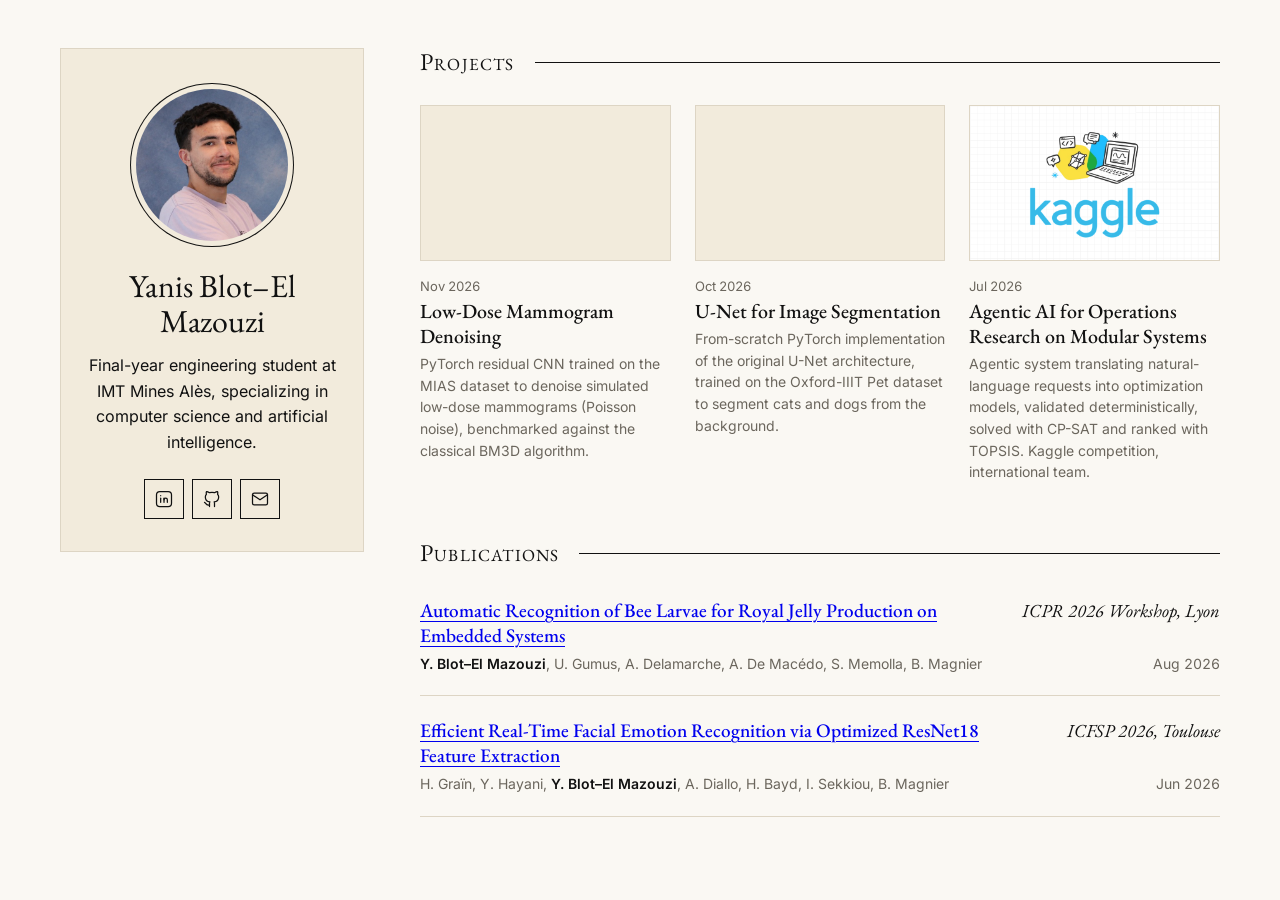
<file: index.html>
<!doctype html>
<html lang="en">
<head>
  <meta charset="utf-8">
  <meta name="viewport" content="width=device-width, initial-scale=1">
  <meta name="color-scheme" content="light">
  <title>Yanis Blot–El Mazouzi</title>
  <meta name="description" content="Yanis Blot–El Mazouzi, engineering student at IMT Mines Alès specializing in data science and AI: projects and publications.">
  <meta property="og:type" content="profile">
  <meta property="og:title" content="Yanis Blot–El Mazouzi">
  <meta property="og:description" content="Projects and publications in data science and AI.">
  <link rel="icon" href="assets/favicon.svg" type="image/svg+xml">
  <link rel="stylesheet" href="assets/fonts/fonts.css">
  <link rel="stylesheet" href="style.css">
  <script src="content.js" defer></script>
  <script src="main.js" defer></script>
</head>
<body>
  <!-- Text, links, projects and publications come from content.js. -->

  <!-- Wide screens: card on the left, content on the right. Narrow screens: header band on top. -->
  <div class="layout">
  <header class="masthead">
    <img class="masthead__photo" id="photo" alt="" width="152" height="152">
    <h1 class="masthead__name" data-name></h1>
    <p class="masthead__intro" id="intro"></p>
    <!-- Links from content.js are inserted before the email button. Icons are added by main.js. -->
    <ul class="contacts" id="contacts">
      <li>
        <button class="button button--icon" id="email-toggle" type="button" aria-label="Email" title="Email" aria-expanded="false" aria-controls="email-panel"></button>
      </li>
    </ul>
    <p class="email-panel" id="email-panel" hidden>
      <a class="email-panel__address" id="email-address" href=""></a>
      <button class="text-button" id="email-copy" type="button" data-done="Copied">Copy</button>
    </p>
  </header>

  <main class="page container">
    <section class="section" aria-labelledby="projects-title">
      <h2 class="section__title" id="projects-title">Projects</h2>
      <!-- data-limit sets how many projects the home page shows. -->
      <ul class="projects" id="projects" data-limit="6"></ul>
      <p class="section__more" id="projects-more" hidden>
        <a href="projects.html">All projects (<span id="projects-count"></span>) →</a>
      </p>
    </section>

    <section class="section" aria-labelledby="publications-title">
      <h2 class="section__title" id="publications-title">Publications</h2>
      <ol class="publications" id="publications"></ol>
    </section>
  </main>
  </div>
</body>
</html>
</file>
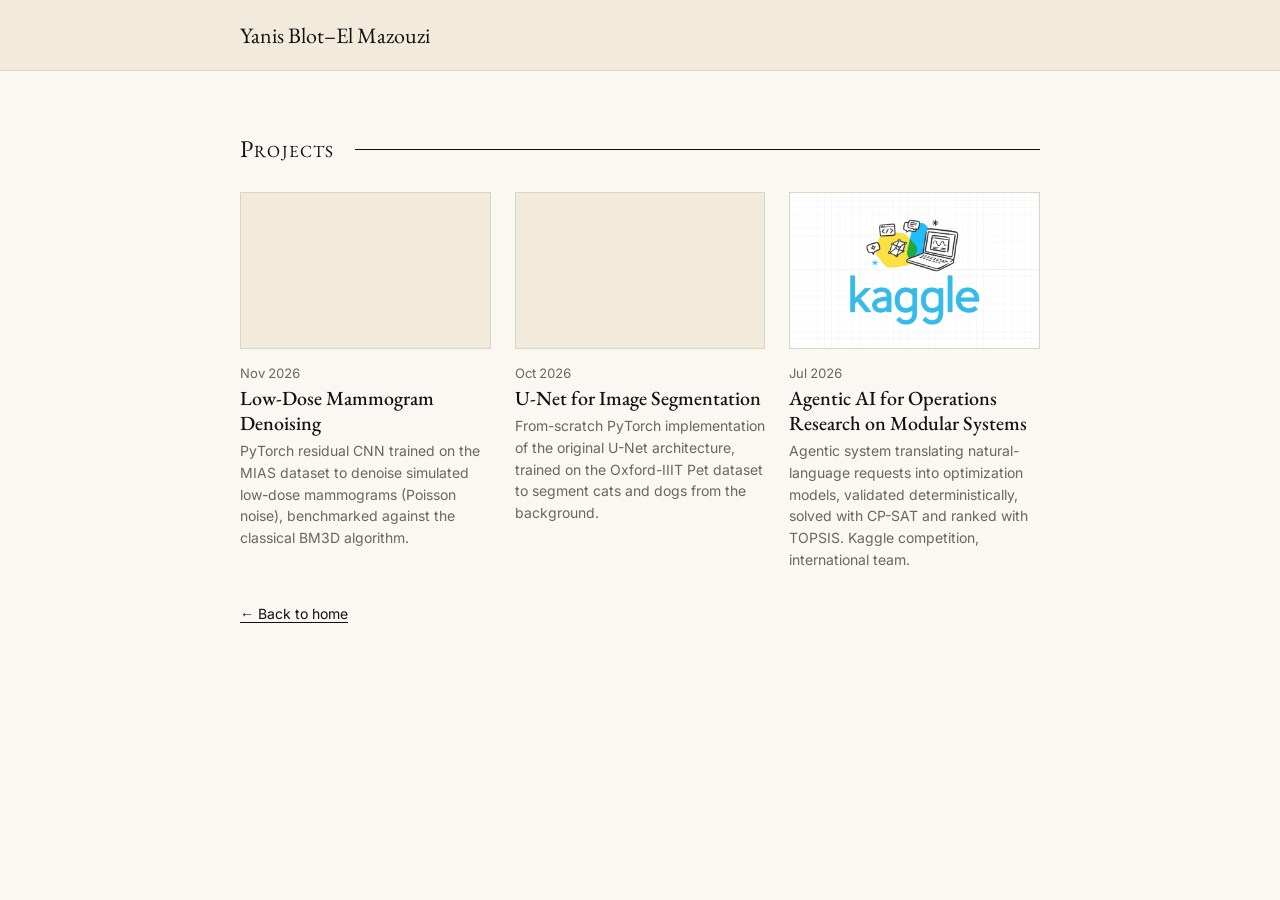
<file: projects.html>
<!doctype html>
<html lang="en">
<head>
  <meta charset="utf-8">
  <meta name="viewport" content="width=device-width, initial-scale=1">
  <meta name="color-scheme" content="light">
  <title>Projects · Yanis Blot–El Mazouzi</title>
  <meta name="description" content="All projects by Yanis Blot–El Mazouzi, engineering student in data science and AI.">
  <link rel="icon" href="assets/favicon.svg" type="image/svg+xml">
  <link rel="stylesheet" href="assets/fonts/fonts.css">
  <link rel="stylesheet" href="style.css">
  <script src="content.js" defer></script>
  <script src="main.js" defer></script>
</head>
<body>
  <!-- Content comes from content.js. -->

  <header class="topbar">
    <div class="container">
      <a class="topbar__name" href="index.html" data-name></a>
    </div>
  </header>

  <main class="page container">
    <section class="section" aria-labelledby="projects-title">
      <h1 class="section__title" id="projects-title">Projects</h1>
      <ul class="projects" id="projects"></ul>
      <p class="back-link">
        <a href="index.html">← Back to home</a>
      </p>
    </section>
  </main>
</body>
</html>
</file>
<file: assets/fonts/fonts.css>
/*
 * Self-hosted variable fonts, no request to Google Fonts.
 * EB Garamond for headings, Inter for body text.
 * The latin subset covers English and French. The latin-ext files only load
 * when a page needs other characters, such as some author names.
 */

@font-face {
  font-family: "EB Garamond";
  font-style: normal;
  font-weight: 400 800;
  font-display: swap;
  src: url("eb-garamond-latin-wght-normal.woff2") format("woff2");
  unicode-range: U+0000-00FF, U+0131, U+0152-0153, U+02BB-02BC, U+02C6, U+02DA, U+02DC, U+0304, U+0308, U+0329, U+2000-206F, U+20AC, U+2122, U+2191, U+2193, U+2212, U+2215, U+FEFF, U+FFFD;
}

@font-face {
  font-family: "EB Garamond";
  font-style: normal;
  font-weight: 400 800;
  font-display: swap;
  src: url("eb-garamond-latin-ext-wght-normal.woff2") format("woff2");
  unicode-range: U+0100-02BA, U+02BD-02C5, U+02C7-02CC, U+02CE-02D7, U+02DD-02FF, U+0304, U+0308, U+0329, U+1D00-1DBF, U+1E00-1E9F, U+1EF2-1EFF, U+2020, U+20A0-20AB, U+20AD-20C0, U+2113, U+2C60-2C7F, U+A720-A7FF;
}

@font-face {
  font-family: "EB Garamond";
  font-style: italic;
  font-weight: 400 800;
  font-display: swap;
  src: url("eb-garamond-latin-wght-italic.woff2") format("woff2");
  unicode-range: U+0000-00FF, U+0131, U+0152-0153, U+02BB-02BC, U+02C6, U+02DA, U+02DC, U+0304, U+0308, U+0329, U+2000-206F, U+20AC, U+2122, U+2191, U+2193, U+2212, U+2215, U+FEFF, U+FFFD;
}

@font-face {
  font-family: "EB Garamond";
  font-style: italic;
  font-weight: 400 800;
  font-display: swap;
  src: url("eb-garamond-latin-ext-wght-italic.woff2") format("woff2");
  unicode-range: U+0100-02BA, U+02BD-02C5, U+02C7-02CC, U+02CE-02D7, U+02DD-02FF, U+0304, U+0308, U+0329, U+1D00-1DBF, U+1E00-1E9F, U+1EF2-1EFF, U+2020, U+20A0-20AB, U+20AD-20C0, U+2113, U+2C60-2C7F, U+A720-A7FF;
}

@font-face {
  font-family: "Inter";
  font-style: normal;
  font-weight: 100 900;
  font-display: swap;
  src: url("inter-latin-wght-normal.woff2") format("woff2");
  unicode-range: U+0000-00FF, U+0131, U+0152-0153, U+02BB-02BC, U+02C6, U+02DA, U+02DC, U+0304, U+0308, U+0329, U+2000-206F, U+20AC, U+2122, U+2191, U+2193, U+2212, U+2215, U+FEFF, U+FFFD;
}

@font-face {
  font-family: "Inter";
  font-style: normal;
  font-weight: 100 900;
  font-display: swap;
  src: url("inter-latin-ext-wght-normal.woff2") format("woff2");
  unicode-range: U+0100-02BA, U+02BD-02C5, U+02C7-02CC, U+02CE-02D7, U+02DD-02FF, U+0304, U+0308, U+0329, U+1D00-1DBF, U+1E00-1E9F, U+1EF2-1EFF, U+2020, U+20A0-20AB, U+20AD-20C0, U+2113, U+2C60-2C7F, U+A720-A7FF;
}
</file>
<file: style.css>
/* ==========================================================================
   Colors, fonts and column width
   ========================================================================== */

:root {
  --paper: #faf8f3;     /* off-white page background */
  --cream: #f2ebdc;     /* light cream for the header band and thumbnails */
  --ink: #111111;       /* black text */
  --gray: #6b665d;      /* secondary text */
  --gray-dark: #4a4640; /* dark gray for hover states */
  --rule: #ddd5c4;      /* rules and borders */
  --link: #0000ee;      /* classic link blue for publication titles */

  --serif: "EB Garamond", Garamond, Georgia, serif;
  --sans: "Inter", "Helvetica Neue", Arial, sans-serif;

  --width: 50rem;   /* column width */
  --sidebar: 19rem; /* profile card width on wide screens */
  --gutter: 1.5rem; /* side margins */
}

/* ==========================================================================
   Base
   ========================================================================== */

*,
*::before,
*::after {
  box-sizing: border-box;
}

html {
  -webkit-text-size-adjust: 100%;
  text-size-adjust: 100%;
}

body {
  margin: 0;
  background: var(--paper);
  color: var(--ink);
  font: 400 1rem/1.6 var(--sans);
  -webkit-font-smoothing: antialiased;
  -moz-osx-font-smoothing: grayscale;
}

img,
video {
  display: block;
  max-width: 100%;
}

[hidden] {
  display: none !important;
}

a {
  color: inherit;
  text-decoration-thickness: 1px;
  text-underline-offset: 0.2em;
}

:focus-visible {
  outline: 2px solid var(--ink);
  outline-offset: 3px;
}

::selection {
  background: var(--ink);
  color: var(--paper);
}

.container {
  max-width: calc(var(--width) + 2 * var(--gutter));
  margin-inline: auto;
  padding-inline: var(--gutter);
}

/* ==========================================================================
   Header
   ========================================================================== */

/* Photo, name, intro, buttons and email stacked and centered.
   A full-width band on narrow screens, a card on the left on wide ones (see below). */

.masthead {
  display: flex;
  flex-direction: column;
  align-items: center;
  padding: 3rem var(--gutter) 2.5rem;
  background: var(--cream);
  border-bottom: 1px solid var(--rule);
  text-align: center;
}

.masthead__photo {
  width: 9.5rem;
  height: 9.5rem;
  margin-bottom: 1.75rem;
  border-radius: 50%;
  object-fit: cover;
  background: var(--paper);
  box-shadow: 0 0 0 5px var(--cream), 0 0 0 6px var(--ink);
}

.masthead__name {
  margin: 0;
  font-family: var(--serif);
  font-size: clamp(2.125rem, 1.6rem + 2.2vw, 3rem);
  font-weight: 400;
  line-height: 1.1;
}

.masthead__intro {
  max-width: 34em;
  margin: 0.85rem 0 0;
}

/* Contact buttons */

.contacts {
  display: flex;
  flex-wrap: wrap;
  justify-content: center;
  gap: 0.5rem;
  margin: 1.5rem 0 0;
  padding: 0;
  list-style: none;
}

.button {
  display: inline-flex;
  align-items: center;
  padding: 0.6em 1.05em;
  border: 1px solid var(--ink);
  border-radius: 0;
  background: transparent;
  color: var(--ink);
  font: 500 0.75rem/1 var(--sans);
  letter-spacing: 0.1em;
  text-transform: uppercase;
  text-decoration: none;
  cursor: pointer;
}

.button:hover,
.button[aria-expanded="true"] {
  border-color: var(--gray-dark);
  background: var(--gray-dark);
  color: var(--cream);
}

.button--icon {
  justify-content: center;
  width: 2.5rem;
  height: 2.5rem;
  padding: 0;
}

.icon {
  width: 1.25rem;
  height: 1.25rem;
  fill: none;
  stroke: currentColor;
  stroke-width: 1.5;
  stroke-linecap: round;
  stroke-linejoin: round;
}

/* Email address, fades in below the buttons after a click on the email icon. */

.email-panel {
  display: flex;
  flex-wrap: wrap;
  justify-content: center;
  align-items: baseline;
  gap: 0.25rem 1.25rem;
  margin: 1.1rem 0 0;
  animation: fade-in 0.4s ease;
}

@keyframes fade-in {
  from {
    opacity: 0;
  }
}

.email-panel__address {
  font-family: var(--serif);
  font-size: 1.3rem;
  overflow-wrap: anywhere; /* long addresses wrap instead of overflowing the card */
}

.text-button {
  padding: 0;
  border: 0;
  background: none;
  color: var(--gray);
  font: 500 0.75rem/1 var(--sans);
  letter-spacing: 0.1em;
  text-transform: uppercase;
  cursor: pointer;
}

.text-button:hover {
  color: var(--ink);
}

/* Wide screens: the header becomes a card in a left column, content starts at the top on the right. */

@media (min-width: 64rem) {
  .layout {
    display: grid;
    grid-template-columns: var(--sidebar) minmax(0, 1fr);
    align-items: start;
    gap: 3.5rem;
    max-width: calc(var(--sidebar) + 3.5rem + var(--width) + 2 * var(--gutter));
    margin-inline: auto;
    padding: 3rem var(--gutter) 4rem;
  }

  .masthead {
    position: sticky; /* the card stays in view while scrolling */
    top: 3rem;
    padding: 2.5rem 1.5rem 2rem;
    border: 1px solid var(--rule);
  }

  .masthead__name {
    font-size: 2rem;
  }

  .email-panel__address {
    font-size: 1.1rem;
  }

  .layout .page {
    padding: 0;
  }

  .layout .section:first-child {
    margin-top: 0;
  }
}

/* ==========================================================================
   Sections
   ========================================================================== */

.page {
  padding-block: 0.5rem 4rem;
}

.section {
  margin-top: 3.5rem;
}

.section__title {
  display: flex;
  align-items: center;
  gap: 1.25rem;
  margin: 0 0 1.75rem;
  font-family: var(--serif);
  font-size: 1.5rem;
  font-weight: 400;
  font-variant-caps: small-caps;
  letter-spacing: 0.05em;
  line-height: 1.2;
}

.section__title::after {
  content: "";
  flex: 1;
  border-top: 1px solid var(--ink);
}

.section__more,
.back-link {
  margin: 2rem 0 0;
  font-size: 0.875rem;
}

.section__more {
  text-align: right;
}

/* ==========================================================================
   Projects, grid on desktop and list on mobile
   ========================================================================== */

.projects {
  display: grid;
  grid-template-columns: repeat(3, minmax(0, 1fr));
  gap: 2.25rem 1.5rem;
  margin: 0;
  padding: 0;
  list-style: none;
}

.project__link {
  display: block;
  color: inherit;
  text-decoration: none;
}

.project__media {
  aspect-ratio: 16 / 10;
  overflow: hidden;
  border: 1px solid var(--rule);
  background: var(--cream);
}

.project__media img,
.project__media video {
  width: 100%;
  height: 100%;
  object-fit: cover;
}

/* Placeholder for projects without an image. */
.project__placeholder {
  display: grid;
  place-items: center;
  height: 100%;
  box-shadow: inset 0 0 0 6px var(--cream), inset 0 0 0 7px var(--rule);
  color: var(--gray);
  font: italic 400 2.75rem/1 var(--serif);
}

.project__date {
  display: block;
  margin-top: 0.9rem;
  color: var(--gray);
  font-size: 0.8125rem;
  font-variant-numeric: tabular-nums;
}

.project__title {
  margin: 0.9rem 0 0.25rem;
  font-family: var(--serif);
  font-size: 1.25rem;
  font-weight: 500;
  line-height: 1.25;
}

.project__date + .project__title {
  margin-top: 0.15rem;
}

.project__description {
  margin: 0;
  color: var(--gray);
  font-size: 0.875rem;
  line-height: 1.55;
}

a.project__link:is(:hover, :focus-visible) .project__media {
  border-color: var(--gray-dark);
}

a.project__link:is(:hover, :focus-visible) .project__title {
  text-decoration: underline;
  text-decoration-thickness: 1px;
  text-underline-offset: 0.18em;
}

@media (max-width: 52rem) {
  .projects {
    grid-template-columns: repeat(2, minmax(0, 1fr));
  }
}

/* ==========================================================================
   Publications
   ========================================================================== */

.publications {
  margin: 0;
  padding: 0;
  list-style: none;
}

.publication {
  display: grid;
  grid-template-columns: minmax(0, 1fr) fit-content(15rem);
  grid-template-areas:
    "title   venue"
    "authors date";
  align-items: baseline;
  gap: 0.25rem 2.5rem;
  padding-block: 1.25rem;
  border-bottom: 1px solid var(--rule);
}

.publication:first-child {
  padding-top: 0;
}

.publication__title {
  grid-area: title;
  margin: 0;
  font-family: var(--serif);
  font-size: 1.2rem;
  font-weight: 500;
  line-height: 1.3;
}

.publication__title a {
  color: var(--link);
}

.publication__authors {
  grid-area: authors;
  margin: 0;
  color: var(--gray);
  font-size: 0.875rem;
}

.publication__authors strong {
  color: var(--ink);
  font-weight: 600;
}

.publication__venue {
  grid-area: venue;
  margin: 0;
  font-family: var(--serif);
  font-size: 1.15rem;
  font-style: italic;
  text-align: right;
}

.publication__date {
  grid-area: date;
  margin: 0;
  color: var(--gray);
  font-size: 0.875rem;
  font-variant-numeric: tabular-nums;
  text-align: right;
}

/* ==========================================================================
   Projects page
   ========================================================================== */

.topbar {
  background: var(--cream);
  border-bottom: 1px solid var(--rule);
}

.topbar .container {
  padding-block: 1.1rem;
}

.topbar__name {
  font-family: var(--serif);
  font-size: 1.375rem;
  text-decoration: none;
}

.topbar__name:hover {
  text-decoration: underline;
}

/* Shown when content.js contains an error. */
.notice {
  margin: 0;
  padding: 1rem var(--gutter);
  background: var(--ink);
  color: var(--paper);
  font-size: 0.875rem;
  text-align: center;
}

/* ==========================================================================
   Mobile
   ========================================================================== */

@media (max-width: 40rem) {
  :root {
    --gutter: 1.25rem;
  }

  .masthead__photo {
    width: 8rem;
    height: 8rem;
  }

  /* Projects as a vertical list. */
  .projects {
    grid-template-columns: minmax(0, 1fr);
    gap: 0;
  }

  .project + .project {
    border-top: 1px solid var(--rule);
  }

  .project__link {
    display: grid;
    grid-template-columns: 6.5rem minmax(0, 1fr);
    grid-template-rows: auto auto 1fr;
    grid-template-areas:
      "media date"
      "media title"
      "media description";
    column-gap: 1rem;
    padding-block: 1rem;
  }

  .project:first-child .project__link {
    padding-top: 0;
  }

  .project__media {
    grid-area: media;
    align-self: start;
    aspect-ratio: 4 / 3;
  }

  .project__placeholder {
    box-shadow: inset 0 0 0 4px var(--cream), inset 0 0 0 5px var(--rule);
    font-size: 1.75rem;
  }

  .project__date {
    grid-area: date;
    margin-top: 0;
  }

  .project__title {
    grid-area: title;
    margin: 0 0 0.2rem;
    font-size: 1.125rem;
  }

  .project__description {
    grid-area: description;
  }

  /* Publications, with venue and date below the authors. */
  .publication {
    grid-template-columns: auto minmax(0, 1fr);
    grid-template-areas:
      "title   title"
      "authors authors"
      "venue   date";
    column-gap: 0.4rem;
  }

  .publication__venue,
  .publication__date {
    text-align: left;
  }

  .publication__venue {
    font-size: 1.05rem;
  }

  .publication__date::before {
    content: "· ";
  }
}
</file>
